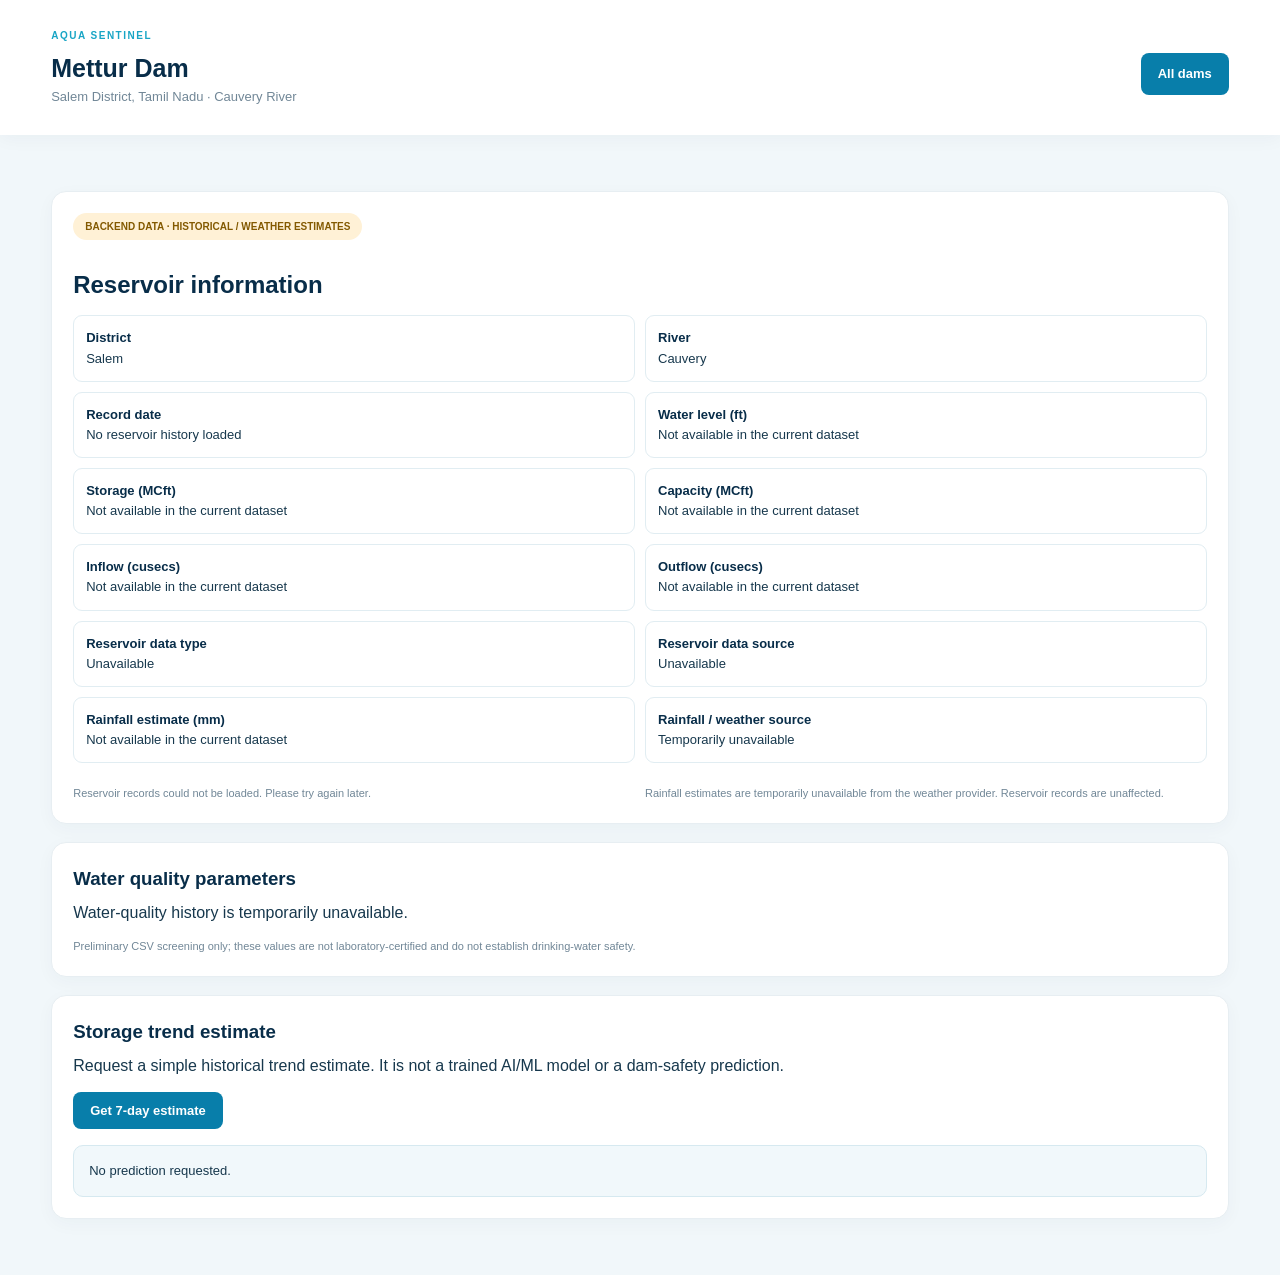
<file: dam-details.html>
<!DOCTYPE html>
<html lang="en">
<head>
<meta charset="UTF-8">
<meta name="viewport" content="width=device-width, initial-scale=1.0">
<title>Dam Details | Aqua Sentinel</title>
<link rel="stylesheet" href="css/style.css">
</head>
<body>
<main class="main" style="margin-left:0">
<header class="topbar">
<div>
<p class="eyebrow">AQUA SENTINEL</p>
<h1 id="damName">Dam profile</h1>
<p id="damLocation" class="muted"></p>
</div>
<a class="button" href="dashboard.html">All dams</a>
</header>

<section class="section">
<div class="panel">
<span class="demo-label">NO LIVE DATA CONNECTED</span>
<h2 class="subheading">Reservoir information</h2>
<div class="detail-list" id="damFacts"></div>
</div>

<div class="panel">
<h3>Water quality parameters</h3>
<div class="detail-list" id="qualityFacts"></div>
<p class="note">Values are not available because verified measurements have not been connected.</p>
</div>

<div class="panel">
<h3>AI risk assessment</h3>
<p>Pending verified measurements and a validated prediction model.</p>
</div>
</section>
</main>
<script src="js/dam-details.js"></script>
</body>
</html>
</file>
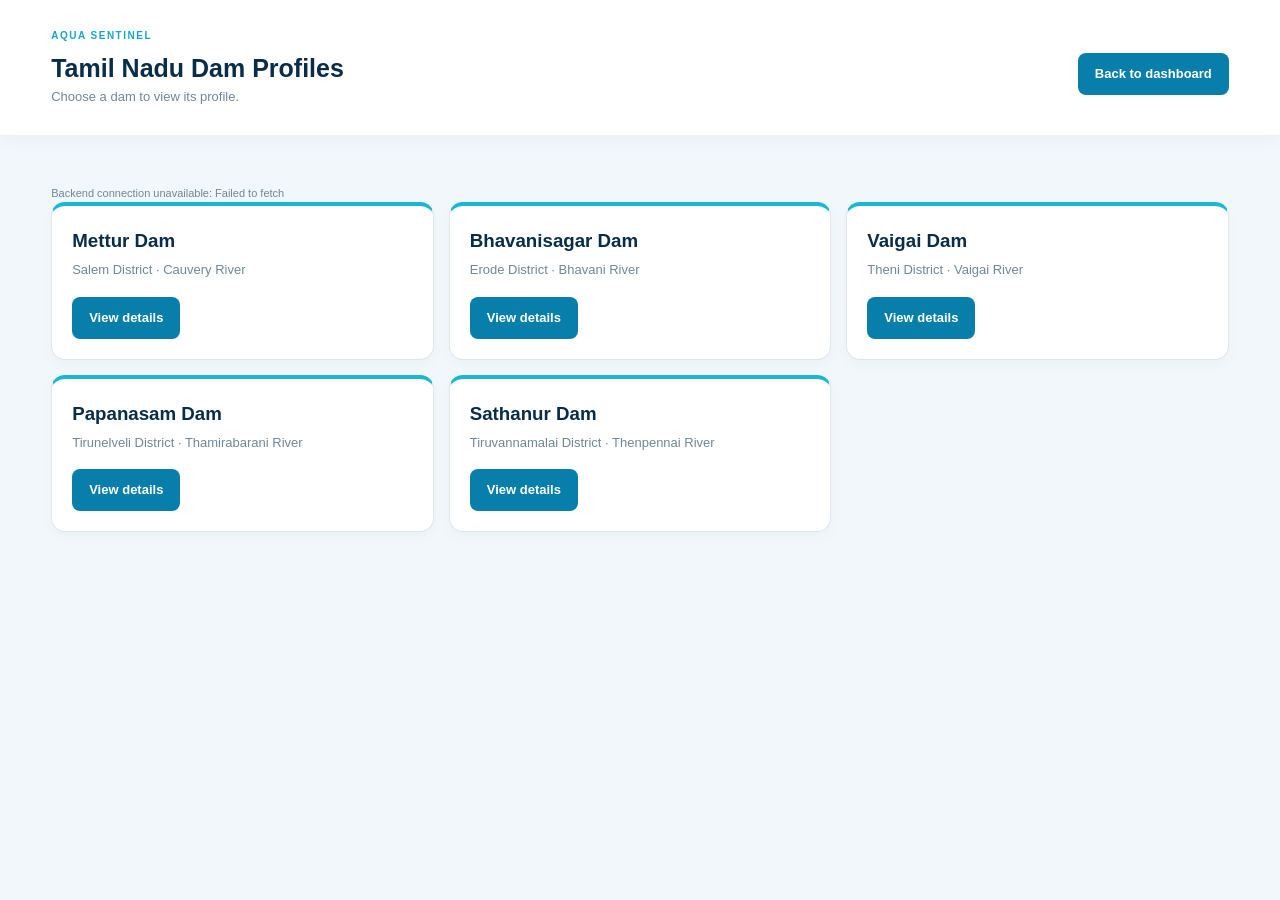
<file: dashboard.html>
<!DOCTYPE html>
<html lang="en">
<head>
<meta charset="UTF-8">
<meta name="viewport" content="width=device-width, initial-scale=1.0">
<title>Aqua Sentinel | Dam Profiles</title>
<link rel="stylesheet" href="css/style.css">
</head>
<body>
<main class="main" style="margin-left:0">
<header class="topbar">
<div>
<p class="eyebrow">AQUA SENTINEL</p>
<h1>Tamil Nadu Dam Profiles</h1>
<p class="muted">Choose a dam to view its profile.</p>
</div>
<a class="button" href="index.html">Back to dashboard</a>
</header>
<section class="section">
<div class="dam-grid" id="damList"></div>
</section>
</main>
<script src="js/dashboard.js"></script>
</body>
</html>
</file>
<file: css/style.css>
* {
    box-sizing: border-box;
    margin: 0;
    padding: 0;
    scroll-behavior: smooth;
}

:root {
    --navy: #082d49;
    --blue: #087eaa;
    --cyan: #18b7d4;
    --ink: #17384d;
    --muted: #718797;
    --bg: #f1f7fa;
    --line: #dce8ee;
}

body {
    font-family: Inter, Arial, sans-serif;
    background: var(--bg);
    color: var(--ink);
    line-height: 1.55;
}

.layout {
    min-height: 100vh;
}

.sidebar {
    position: fixed;
    inset: 0 auto 0 0;
    width: 248px;
    background: linear-gradient(180deg, #082d49, #064467);
    padding: 25px 17px;
    color: #fff;
    display: flex;
    flex-direction: column;
    z-index: 5;
}

.brand {
    font-weight: 800;
    font-size: 20px;
    color: #fff;
    text-decoration: none;
    letter-spacing: .4px;
}

.brand span {
    color: #49d5e9;
}

.side-label,
.eyebrow {
    font-size: 10px;
    letter-spacing: 1.5px;
    font-weight: 800;
    color: #18a5c5;
    margin: 26px 0 12px;
}

.sidebar nav {
    display: grid;
    gap: 5px;
}

.sidebar nav a {
    color: #e6f6fb;
    text-decoration: none;
    padding: 11px 12px;
    border-radius: 9px;
    font-size: 14px;
    transition: .2s;
}

.sidebar nav a:hover,
.sidebar nav a:focus {
    background: #0b7397;
    transform: translateX(3px);
}

.sidebar-foot {
    margin-top: auto;
    color: #d4e8f0;
    font-size: 13px;
    border-top: 1px solid #ffffff25;
    padding-top: 18px;
}

.sidebar-foot small {
    color: #9cb9c8;
}

.main {
    margin-left: 248px;
    min-width: 0;
}

.topbar {
    padding: 28px 4%;
    background: #fff;
    display: flex;
    align-items: center;
    justify-content: space-between;
    gap: 20px;
    box-shadow: 0 3px 18px #17384d0b;
}

.topbar h1 {
    font-size: 25px;
    color: var(--navy);
}

.topbar .eyebrow {
    margin: 0 0 5px;
}

.muted,
.subtitle {
    color: var(--muted);
    font-size: 13px;
}

.demo-label {
    background: #fff1d6;
    color: #835900;
    padding: 8px 12px;
    border-radius: 30px;
    font-size: 10px;
    font-weight: 800;
    white-space: nowrap;
}

.section {
    padding: 38px 4%;
    min-height: 55vh;
    scroll-margin-top: 12px;
}

.section-head {
    margin-bottom: 22px;
}

.section-head h2 {
    font-size: 27px;
    color: var(--navy);
}

.section-head .eyebrow {
    margin: 0 0 5px;
}

.stats {
    display: grid;
    grid-template-columns: repeat(4, minmax(0, 1fr));
    gap: 15px;
    margin: 22px 0;
}

.stat-card,
.panel,
.info-card {
    background: #fff;
    border: 1px solid #e7eef2;
    border-radius: 15px;
    padding: 21px;
    box-shadow: 0 5px 18px #12344a09;
}

.stat-card {
    display: flex;
    flex-direction: column;
    gap: 5px;
}

.stat-card span {
    font-size: 12px;
    color: var(--muted);
}

.stat-card strong {
    font-size: 27px;
    color: var(--blue);
}

.stat-card small {
    font-size: 11px;
    color: var(--muted);
}

.status-text {
    font-size: 23px !important;
}

.panel {
    margin: 18px 0;
}

.panel h3,
.info-card h3 {
    color: var(--navy);
    margin-bottom: 8px;
}

.panel-title {
    display: flex;
    justify-content: space-between;
    align-items: center;
    gap: 12px;
    margin-bottom: 12px;
}

.chart-wrap {
    height: 300px;
    position: relative;
}

.subheading {
    margin: 28px 0 12px;
    color: var(--navy);
}

.dam-grid {
    display: grid;
    grid-template-columns: repeat(3, minmax(0, 1fr));
    gap: 15px;
}

.dam-card {
    background: #fff;
    padding: 20px;
    border-radius: 14px;
    border: 1px solid var(--line);
    border-top: 4px solid var(--cyan);
    box-shadow: 0 4px 14px #12344a08;
}

.dam-card h3 {
    color: var(--navy);
    margin-bottom: 5px;
}

.dam-card p {
    color: var(--muted);
    font-size: 13px;
    margin: 4px 0;
}

.dam-card a {
    display: inline-block;
    margin-top: 12px;
}

.dam-info-card {
    margin-top: 18px;
    padding: 18px;
    background: #f3fafe;
    border: 1px solid #d5eaf2;
    border-radius: 12px;
}

.dam-info-card h3 {
    margin-bottom: 10px;
}

.detail-list {
    display: grid;
    grid-template-columns: repeat(2, minmax(0, 1fr));
    gap: 10px;
}

.detail-item {
    background: #fff;
    border: 1px solid #e1edf2;
    padding: 12px;
    border-radius: 9px;
    font-size: 13px;
}

.detail-item strong {
    display: block;
    color: var(--navy);
}

label {
    display: block;
    font-size: 13px;
    font-weight: 700;
    color: #36566a;
    margin: 10px 0 5px;
}

input,
select,
textarea {
    width: 100%;
    padding: 11px 12px;
    border: 1px solid #cbdce5;
    border-radius: 8px;
    background: #fff;
    color: var(--ink);
    font: inherit;
    font-size: 13px;
    outline: none;
}

input:focus,
select:focus,
textarea:focus {
    border-color: var(--cyan);
    box-shadow: 0 0 0 3px #18b7d41c;
}

button,
.button {
    display: inline-block;
    background: var(--blue);
    color: #fff;
    border: 0;
    border-radius: 8px;
    padding: 11px 17px;
    font-weight: 700;
    font-size: 13px;
    cursor: pointer;
    text-decoration: none;
    margin-top: 13px;
    transition: .2s;
}

button:hover,
.button:hover {
    background: var(--navy);
    transform: translateY(-1px);
}

button.secondary {
    background: #e8f3f7;
    color: var(--navy);
}

button.small {
    padding: 8px 11px;
    margin: 0;
    font-size: 11px;
}

.form-grid {
    display: grid;
    grid-template-columns: repeat(2, minmax(0, 1fr));
    gap: 10px 18px;
}

.form-grid .full {
    grid-column: 1 / -1;
}

.note {
    font-size: 11px;
    color: var(--muted);
    margin-top: 12px;
}

.result-box {
    margin-top: 16px;
    padding: 15px;
    border-radius: 10px;
    background: #f1f8fb;
    border: 1px solid #d6e9f0;
    font-size: 13px;
}

.result-box strong {
    color: var(--navy);
}

.result-good {
    border-color: #a8dec1;
    background: #f0fbf4;
}

.result-warn {
    border-color: #f0d49b;
    background: #fff9eb;
}

.result-bad {
    border-color: #efb4b4;
    background: #fff3f3;
}

.steps,
.source-list {
    padding-left: 22px;
    line-height: 2.1;
    font-size: 13px;
}

.info-grid {
    display: grid;
    grid-template-columns: repeat(3, minmax(0, 1fr));
    gap: 14px;
    margin-top: 18px;
}

.info-card p {
    font-size: 13px;
    color: var(--muted);
}

.reports-list {
    display: grid;
    gap: 10px;
}

.report-item {
    border: 1px solid var(--line);
    padding: 13px;
    border-radius: 10px;
    background: #fbfdfe;
}

.report-item strong {
    color: var(--navy);
}

.report-item p {
    font-size: 12px;
    color: var(--muted);
    margin-top: 4px;
}

.alert-row {
    display: flex;
    gap: 12px;
    align-items: flex-start;
    padding: 10px 0;
}

.alert-dot {
    width: 10px;
    height: 10px;
    background: #d6a13a;
    border-radius: 50%;
    margin-top: 6px;
    flex: none;
}

footer {
    background: var(--navy);
    color: #d8eaf1;
    text-align: center;
    padding: 22px;
    font-size: 12px;
}

@media(max-width:1050px) {
    .stats {
        grid-template-columns: repeat(2, minmax(0, 1fr));
    }

    .dam-grid {
        grid-template-columns: repeat(2, minmax(0, 1fr));
    }
}

@media(max-width:700px) {
    .sidebar {
        position: relative;
        width: 100%;
        height: auto;
        padding: 17px;
    }

    .sidebar nav {
        grid-template-columns: repeat(2, minmax(0, 1fr));
    }

    .side-label {
        margin: 12px 0 6px;
    }

    .sidebar-foot {
        display: none;
    }

    .main {
        margin-left: 0;
    }

    .topbar {
        padding: 20px;
        align-items: flex-start;
        flex-direction: column;
    }

    .section {
        padding: 25px 18px;
    }

    .section-head h2 {
        font-size: 23px;
    }

    .dam-grid,
    .info-grid {
        grid-template-columns: 1fr;
    }

    .form-grid,
    .detail-list {
        grid-template-columns: 1fr;
    }

    .form-grid .full {
        grid-column: auto;
    }

    .chart-wrap {
        height: 250px;
    }
}

/* =================================
   CSV ANALYSIS STYLING
================================= */

#csvResults {
    margin-top: 18px;
    overflow-x: auto;
}

#csvResults table {
    width: 100%;
    min-width: 650px;
    border-collapse: collapse;
    margin-top: 12px;
    background: #fff;
    font-size: 12px;
}

#csvResults th {
    background: var(--navy);
    color: #fff;
    padding: 12px;
    text-align: left;
}

#csvResults td {
    padding: 11px;
    border: 1px solid var(--line);
    color: var(--ink);
}

#csvResults tr:nth-child(even) {
    background: #f1f8fb;
}

#csvResults h3,
#csvResults h4 {
    color: var(--navy);
    margin: 14px 0 8px;
}

#csvResults p {
    font-size: 13px;
    margin: 6px 0;
}

/* =================================
   IMAGE UPLOAD STYLING
================================= */

#imagePreview {
    margin-top: 15px;
    padding: 12px;
    background: #f1f8fb;
    border: 1px solid var(--line);
    border-radius: 12px;
    text-align: center;
}

#imagePreview img {
    display: block;
    max-width: 100%;
    max-height: 300px;
    width: auto;
    height: auto;
    margin: 12px auto;
    border-radius: 10px;
    object-fit: contain;
}

#imageResults {
    margin-top: 12px;
    padding: 13px;
    border-radius: 10px;
    background: #f1f8fb;
    border: 1px solid #d6e9f0;
    font-size: 13px;
    overflow-wrap: anywhere;
}

/* =================================
   FILE INPUT STYLING
================================= */

input[type="file"] {
    padding: 12px;
    background: #f8fcfd;
    border: 1px dashed #a9cbd8;
    cursor: pointer;
}

input[type="file"]:hover {
    border-color: var(--cyan);
    background: #f1faff;
}

/* =================================
   MOBILE RESPONSIVE
================================= */

@media(max-width:700px) {
    #csvResults table {
        font-size: 11px;
    }

    #imagePreview img {
        max-height: 220px;
    }
}
</file>
